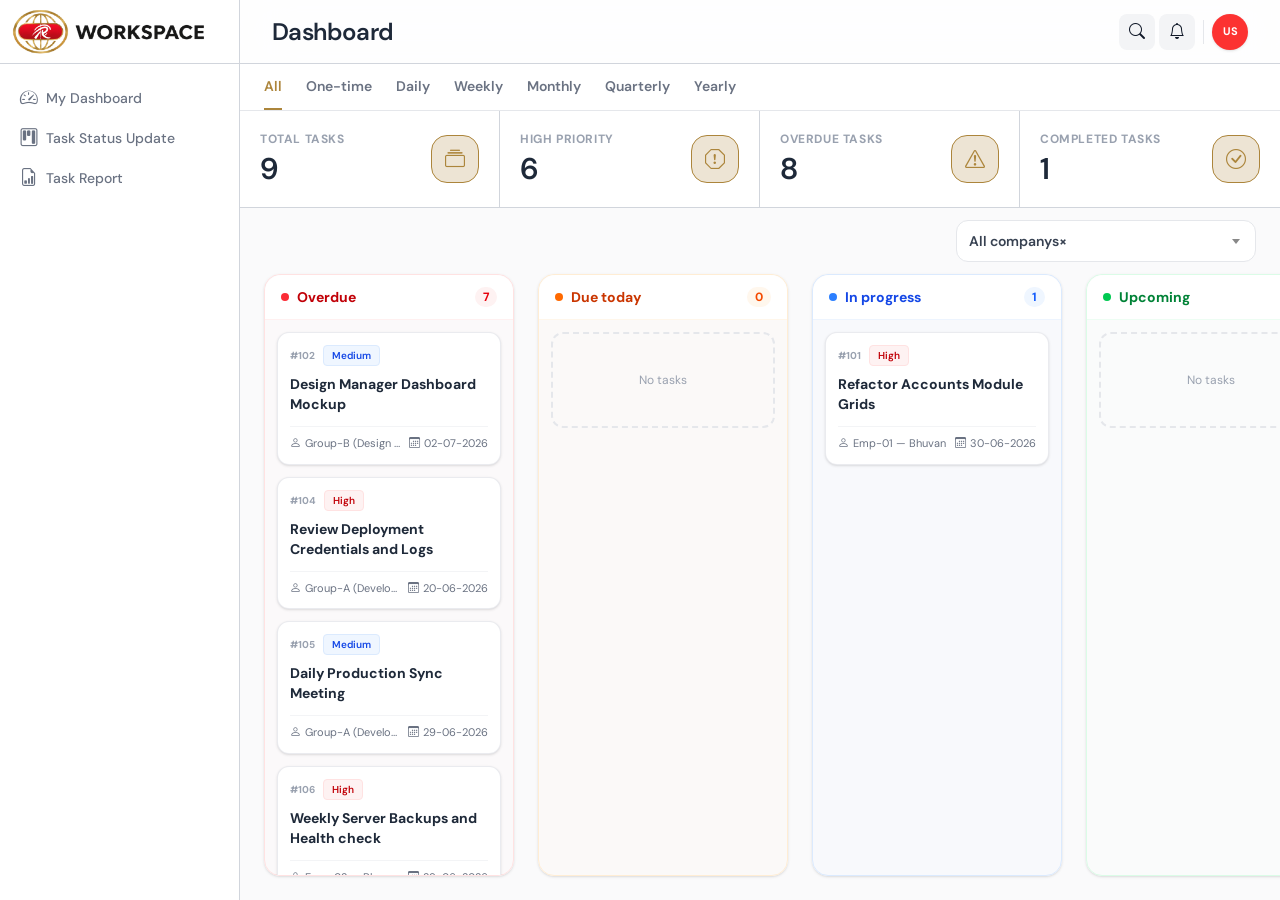
<file: Modules/Tasks/TaskStatusView.html>
<!DOCTYPE html>
<html lang="en">

<head>
    <meta charset="UTF-8">
    <meta name="viewport" content="width=device-width, initial-scale=1.0, viewport-fit=cover">
    <link rel="icon" href="../../Config/assets/images/favicon.ico" type="image/x-icon" sizes="any">
    <title>Task Status View</title>

    <!-- ───────────────────────────────────────────────────────────────── -->
    <!-- DEPENDENCIES -->
    <!-- ───────────────────────────────────────────────────────────────── -->
    <script src="../../Config/cdn/tailwindcss_3_4_17.js"></script>
    <link rel="stylesheet" href="https://cdn.jsdelivr.net/npm/bootstrap-icons@1.13.1/font/bootstrap-icons.min.css">

    <link rel="preconnect" href="https://fonts.googleapis.com">
    <link rel="preconnect" href="https://fonts.gstatic.com" crossorigin>
    <link
        href="https://fonts.googleapis.com/css2?family=DM+Sans:ital,opsz,wght@0,9..40,100..1000;1,9..40,100..1000&display=swap"
        rel="stylesheet">

    <link rel="stylesheet" href="../../Config/style/global.css">

    <script src="../../Config/cdn/gsap.min.js"></script>
    <script src="../../UI_Components/widgets/loading-overlay.js"></script>
    <script src="../../Config/cdn/jquery-3.7.1.min.js"></script>

    <!-- ───────────────────────────────────────────────────────────────── -->
    <!-- UI COMPONENTS -->
    <!-- ───────────────────────────────────────────────────────────────── -->
    <script src="../../UI_Components/layout/navigation.js"></script>
    <script src="../../UI_Components/widgets/kpi-manager.js"></script>
    <script src="../../Config/cdn/ag-grid-community.min.js"></script>
    <link href="../../Config/cdn/select2.min.css" rel="stylesheet" />
    <script src="../../Config/cdn/select2.full.min.js"></script>
    <script src="../../UI_Components/widgets/ui-button.js"></script>
    <script src="../../UI_Components/modals/popup-modal.js"></script>
    <script src="../../UI_Components/modals/components/select2-field.js"></script>
</head>

<body class="w-screen app-shell-container overflow-hidden">

    <div class="h-full w-full flex relative">
        <!-- Sidebar Navigation -->
        <div id="sidebar-container" class="h-full flex-shrink-0"></div>

        <div class="flex-1 flex flex-col h-full overflow-hidden pb-14 sm:pb-0">
            <!-- Top Header Navigation -->
            <div id="top-nav-container"></div>

            <!-- Content Area -->
            <main id="main-canvas" class="relative flex-1 bg-gray-50/40 overflow-y-auto flex flex-col">

                <!-- Tabs Row -->
                <div class="px-6 bg-white border-b border-gray-200">
                    <div class="flex gap-6 overflow-x-auto no-scrollbar" id="frequency-tabs" role="tablist">
                        <button type="button" data-freq-tab="all"
                            class="py-3 text-sm font-semibold border-b-2 border-secondary-500 text-secondary-500 transition-all duration-200 focus:outline-none whitespace-nowrap flex-shrink-0">All</button>
                        <button type="button" data-freq-tab="particular"
                            class="py-3 text-sm font-semibold border-b-2 border-transparent text-gray-500 hover:text-gray-800 transition-all duration-200 focus:outline-none whitespace-nowrap flex-shrink-0">One-time</button>
                        <button type="button" data-freq-tab="daily"
                            class="py-3 text-sm font-semibold border-b-2 border-transparent text-gray-500 hover:text-gray-800 transition-all duration-200 focus:outline-none whitespace-nowrap flex-shrink-0">Daily</button>
                        <button type="button" data-freq-tab="weekly"
                            class="py-3 text-sm font-semibold border-b-2 border-transparent text-gray-500 hover:text-gray-800 transition-all duration-200 focus:outline-none whitespace-nowrap flex-shrink-0">Weekly</button>
                        <button type="button" data-freq-tab="monthly"
                            class="py-3 text-sm font-semibold border-b-2 border-transparent text-gray-500 hover:text-gray-800 transition-all duration-200 focus:outline-none whitespace-nowrap flex-shrink-0">Monthly</button>
                        <button type="button" data-freq-tab="quarterly"
                            class="py-3 text-sm font-semibold border-b-2 border-transparent text-gray-500 hover:text-gray-800 transition-all duration-200 focus:outline-none whitespace-nowrap flex-shrink-0">Quarterly</button>
                        <button type="button" data-freq-tab="yearly"
                            class="py-3 text-sm font-semibold border-b-2 border-transparent text-gray-500 hover:text-gray-800 transition-all duration-200 focus:outline-none whitespace-nowrap flex-shrink-0">Yearly</button>
                    </div>
                </div>

                <!-- KPI Statistics -->
                <premium-kpi-manager id="kpiManager"></premium-kpi-manager>

                <!-- Filters & Controls Below KPI -->
                <div class="px-6 pt-3 flex items-center justify-end">
                    <!-- Company Filter -->
                    <div id="company-filter-container" class="flex items-center w-[300px]">
                        <select id="company-filter" class="w-full" data-premium-input></select>
                    </div>
                </div>

                <!-- Kanban Columns View -->
                <div id="board-view" class="flex-1 min-h-0 overflow-x-auto px-6 pb-6 pt-3">
                    <div class="flex h-full min-h-[350px] gap-6 select-none">

                        <!-- Overdue Column -->
                        <div
                            class="flex-1 min-w-[250px] max-w-[300px] bg-red-50/20 rounded-2xl flex flex-col border border-red-100 shadow-sm">
                            <div
                                class="px-4 py-3 border-b border-red-100/50 flex items-center justify-between bg-white rounded-t-2xl">
                                <div class="flex items-center gap-2">
                                    <span class="w-2 h-2 rounded-full bg-red-500"></span>
                                    <h3 class="text-sm font-bold text-red-700">Overdue</h3>
                                </div>
                                <span class="px-2 py-0.5 text-xs font-bold bg-red-50 text-red-600 rounded-full"
                                    id="count-overdue">0</span>
                            </div>
                            <div class="flex-1 min-h-0 overflow-y-auto p-3 space-y-3 drop-zone" data-column="Overdue">
                            </div>
                        </div>

                        <!-- Due today Column -->
                        <div
                            class="flex-1 min-w-[250px] max-w-[300px] bg-orange-50/20 rounded-2xl flex flex-col border border-orange-100 shadow-sm">
                            <div
                                class="px-4 py-3 border-b border-orange-100/50 flex items-center justify-between bg-white rounded-t-2xl">
                                <div class="flex items-center gap-2">
                                    <span class="w-2 h-2 rounded-full bg-orange-500"></span>
                                    <h3 class="text-sm font-bold text-orange-700">Due today</h3>
                                </div>
                                <span class="px-2 py-0.5 text-xs font-bold bg-orange-50 text-orange-600 rounded-full"
                                    id="count-due-today">0</span>
                            </div>
                            <div class="flex-1 min-h-0 overflow-y-auto p-3 space-y-3 drop-zone" data-column="Due today">
                            </div>
                        </div>

                        <!-- In progress Column -->
                        <div
                            class="flex-1 min-w-[250px] max-w-[300px] bg-blue-50/20 rounded-2xl flex flex-col border border-blue-100 shadow-sm">
                            <div
                                class="px-4 py-3 border-b border-blue-100/50 flex items-center justify-between bg-white rounded-t-2xl">
                                <div class="flex items-center gap-2">
                                    <span class="w-2 h-2 rounded-full bg-blue-500"></span>
                                    <h3 class="text-sm font-bold text-blue-700">In progress</h3>
                                </div>
                                <span class="px-2 py-0.5 text-xs font-bold bg-blue-50 text-blue-600 rounded-full"
                                    id="count-in-progress">0</span>
                            </div>
                            <div class="flex-1 min-h-0 overflow-y-auto p-3 space-y-3 drop-zone"
                                data-column="In progress"></div>
                        </div>

                        <!-- Upcoming Column -->
                        <div
                            class="flex-1 min-w-[250px] max-w-[300px] bg-green-50/10 rounded-2xl flex flex-col border border-green-100 shadow-sm">
                            <div
                                class="px-4 py-3 border-b border-green-100/50 flex items-center justify-between bg-white rounded-t-2xl">
                                <div class="flex items-center gap-2">
                                    <span class="w-2 h-2 rounded-full bg-green-500"></span>
                                    <h3 class="text-sm font-bold text-green-700">Upcoming</h3>
                                </div>
                                <span class="px-2 py-0.5 text-xs font-bold bg-green-50 text-green-600 rounded-full"
                                    id="count-upcoming">0</span>
                            </div>
                            <div class="flex-1 min-h-0 overflow-y-auto p-3 space-y-3 drop-zone" data-column="Upcoming">
                            </div>
                        </div>

                    </div>
                </div>

                <!-- Task Detail Popup Modal -->
                <premium-popup-modal id="task-detail-modal" data-width="600px" data-max-width="95%" data-height="auto"></premium-popup-modal>
            </main>
        </div>
    </div>

    <!-- Mobile Bottom Navigation -->
    <div id="bottom-nav-container"></div>

    <!-- ───────────────────────────────────────────────────────────────── -->
    <!-- PAGE SCRIPTS -->
    <!-- ───────────────────────────────────────────────────────────────── -->
    <script>
        var selectedFreqTab = 'all';
        var selectedCompany = 'all';

        function formatDateDisplay(ymd) {
            var s = $.trim(String(ymd || '')).slice(0, 10);
            if (!s) return '—';
            var p = s.split('-');
            if (p.length !== 3) return s;
            return p[2] + '-' + p[1] + '-' + p[0];
        }

        // Same mockTaskList as NewTask.html to showcase status data correctly
        var mockTaskList = [
            {
                mTransNo: 101,
                taskName: 'Refactor Accounts Module Grids',
                companyId: 'C01',
                companyLabel: 'Google DeepMind',
                assignmentType: 'individual',
                assigneeId: '1',
                assignmentLabel: 'Emp-01 — Bhuvan',
                priority: 'High',
                status: 'In Progress',
                dueDate: '2026-06-30',
                dueTime: '18:00',
                description: 'Refactor Accounts reports to implement horizontal column scrolling with minWidths.'
            },
            {
                mTransNo: 102,
                taskName: 'Design Manager Dashboard Mockup',
                companyId: 'C02',
                companyLabel: 'Alphabet Inc.',
                assignmentType: 'group',
                assigneeId: '11',
                assignmentLabel: 'Group-B (Design Team)',
                priority: 'Medium',
                status: 'Open',
                dueDate: '2026-07-02',
                dueTime: '15:30',
                description: 'Create responsive mockups for the new Premium Manager Dashboard using GSAP animations.'
            },
            {
                mTransNo: 103,
                taskName: 'Write Unit Tests for Voucher Registers',
                companyId: 'C03',
                companyLabel: 'Anthropic PBC',
                assignmentType: 'individual',
                assigneeId: '3',
                assignmentLabel: 'Emp-03 — Ganesh',
                priority: 'Low',
                status: 'Completed',
                dueDate: '2026-06-25',
                dueTime: '12:00',
                description: 'Add tests for standard calculations in Payment, Contra, Receipt, and Journal Registers.'
            },
            {
                mTransNo: 104,
                companyId: 'C01',
                companyLabel: 'Google DeepMind',
                taskName: 'Review Deployment Credentials and Logs',
                assignmentType: 'group',
                assigneeId: '10',
                assignmentLabel: 'Group-A (Development Team)',
                priority: 'High',
                status: 'Open',
                dueDate: '2026-06-20',
                dueTime: '09:00',
                description: 'Check staging pipeline and verify database connectivity log records.'
            },
            {
                mTransNo: 105,
                companyId: 'C01',
                companyLabel: 'Google DeepMind',
                taskName: 'Daily Production Sync Meeting',
                assignmentType: 'group',
                assigneeId: '10',
                assignmentLabel: 'Group-A (Development Team)',
                priority: 'Medium',
                status: 'Open',
                frequency: 'daily',
                startDate: '2026-06-29',
                endDate: '2026-12-31',
                repDueTime: '10:00',
                dueDate: '2026-06-29',
                dueTime: '10:00',
                description: 'Brief daily stand-up meeting with team members to discuss tasks progress.'
            },
            {
                mTransNo: 106,
                companyId: 'C02',
                companyLabel: 'Alphabet Inc.',
                taskName: 'Weekly Server Backups and Health check',
                assignmentType: 'individual',
                assigneeId: '2',
                assignmentLabel: 'Emp-02 — Bhavya',
                priority: 'High',
                status: 'Open',
                frequency: 'weekly',
                startDate: '2026-06-29',
                endDate: '2026-12-31',
                repDueTime: '11:00',
                weeklyDays: ['Monday', 'Friday'],
                dueDate: '2026-06-29',
                dueTime: '11:00',
                description: 'Run automated server backup scripts and check disk space and error logs.'
            },
            {
                mTransNo: 107,
                companyId: 'C03',
                companyLabel: 'Anthropic PBC',
                taskName: 'Monthly Financial Reconciliation',
                assignmentType: 'individual',
                assigneeId: '1',
                assignmentLabel: 'Emp-01 — Bhuvan',
                priority: 'High',
                status: 'Open',
                frequency: 'monthly',
                startDate: '2026-06-29',
                endDate: '2026-12-31',
                repDueTime: '12:00',
                monthlyDay: '5',
                dueDate: '2026-06-29',
                dueTime: '12:00',
                description: 'Review and balance ledger registers, invoices, and expense sheets.'
            },
            {
                mTransNo: 108,
                companyId: 'C04',
                companyLabel: 'OpenAI Corp',
                taskName: 'Quarterly Board Presentation Report',
                assignmentType: 'group',
                assigneeId: '11',
                assignmentLabel: 'Group-B (Design Team)',
                priority: 'High',
                status: 'Open',
                frequency: 'quarterly',
                startDate: '2026-06-29',
                endDate: '2026-12-31',
                repDueTime: '14:00',
                quarterlyMonth: '1',
                quarterlyDay: '10',
                dueDate: '2026-06-29',
                dueTime: '14:00',
                description: 'Prepare visual presentation decks and reports for board sync.'
            },
            {
                mTransNo: 109,
                companyId: 'C01',
                companyLabel: 'Google DeepMind',
                taskName: 'Yearly Infrastructure Security Audit',
                assignmentType: 'individual',
                assigneeId: '3',
                assignmentLabel: 'Emp-03 — Ganesh',
                priority: 'High',
                status: 'Open',
                frequency: 'yearly',
                startDate: '2026-06-29',
                endDate: '2026-12-31',
                repDueTime: '16:00',
                yearlyMonth: '0',
                yearlyDay: '15',
                dueDate: '2026-06-29',
                dueTime: '16:00',
                description: 'Verify server certificates, firewall policies, and run security audits.'
            }
        ];

        window.updateDashboardKPIs = function () {
            var kpi = document.getElementById('kpiManager');
            if (!kpi) return;

            var total = mockTaskList.length;
            var high = mockTaskList.filter(t => t.priority === 'High').length;
            var completed = mockTaskList.filter(t => t.status === 'Completed').length;

            var todayStr = new Date().toISOString().split('T')[0];
            var overdue = mockTaskList.filter(t => t.status !== 'Completed' && t.dueDate < todayStr).length;

            if (typeof kpi.setCards === 'function') {
                kpi.setCards([
                    { id: 'total_tasks', label: 'Total Tasks', value: String(total), icon: 'bi-collection' },
                    { id: 'high_priority', label: 'High Priority', value: String(high), icon: 'bi-exclamation-octagon' },
                    { id: 'overdue_tasks', label: 'Overdue Tasks', value: String(overdue), icon: 'bi-exclamation-triangle' },
                    { id: 'completed_tasks', label: 'Completed Tasks', value: String(completed), icon: 'bi-check-circle' }
                ]);
            } else {
                setTimeout(window.updateDashboardKPIs, 100);
            }
        };

        window.loadTasksIntoGrid = function () {
            var filteredData = mockTaskList;

            // 1. Filter by Frequency tab
            if (selectedFreqTab !== 'all') {
                filteredData = filteredData.filter(t => (t.frequency || 'particular') === selectedFreqTab);
            }

            // 2. Filter by Company
            if (selectedCompany !== 'all') {
                filteredData = filteredData.filter(t => t.companyId === selectedCompany);
            }

            window.updateDashboardKPIs();
            window.renderBoard(filteredData);
        };

        window.renderBoard = function (filteredData) {
            var todayStr = new Date().toISOString().split('T')[0];

            var columns = ['Overdue', 'Due today', 'In progress', 'Upcoming'];
            columns.forEach(col => {
                var zone = document.querySelector('[data-column="' + col + '"]');
                var badgeId = 'count-' + col.toLowerCase().replace(/\s+/g, '-');
                var badge = document.getElementById(badgeId);
                if (!zone) return;

                var tasks = filteredData.filter(t => {
                    if (t.status === 'Completed') return false;

                    if (col === 'In progress') {
                        return t.status === 'In Progress';
                    }

                    if (t.status === 'In Progress') return false; // Exclude from date-based columns

                    if (!t.dueDate) return false;

                    if (col === 'Overdue') {
                        return t.dueDate < todayStr;
                    } else if (col === 'Due today') {
                        return t.dueDate === todayStr;
                    } else if (col === 'Upcoming') {
                        return t.dueDate > todayStr;
                    }
                    return false;
                });

                if (badge) badge.innerText = tasks.length;

                if (tasks.length === 0) {
                    zone.innerHTML = '<div class="h-24 border-2 border-dashed border-gray-200 rounded-xl flex items-center justify-center text-gray-400 text-xs">No tasks</div>';
                    return;
                }

                zone.innerHTML = tasks.map(t => {
                    var priorityBadge = '';
                    if (t.priority === 'High') {
                        priorityBadge = '<span class="px-2 py-0.5 rounded text-[10px] font-semibold bg-red-50 text-red-700 border border-red-100">High</span>';
                    } else if (t.priority === 'Medium') {
                        priorityBadge = '<span class="px-2 py-0.5 rounded text-[10px] font-semibold bg-blue-50 text-blue-700 border border-blue-100">Medium</span>';
                    } else {
                        priorityBadge = '<span class="px-2 py-0.5 rounded text-[10px] font-semibold bg-gray-50 text-gray-700 border border-gray-100">Low</span>';
                    }

                    return [
                        '<div class="bg-white border border-gray-200/80 rounded-xl p-3 shadow-sm relative hover:border-secondary-200 transition-all duration-200 cursor-pointer" onclick="window.openTaskDetail(', t.mTransNo, ')">',
                        '  <div class="flex items-center justify-between">',
                        '    <div class="flex items-center gap-2">',
                        '      <span class="text-[10px] font-bold text-gray-400">#', t.mTransNo, '</span>',
                        priorityBadge,
                        '    </div>',
                        '  </div>',
                        '  <h4 class="mt-2 text-sm font-bold text-gray-800 line-clamp-2">', t.taskName, '</h4>',
                        '  <div class="mt-3 pt-2 border-t border-gray-100 flex items-center justify-between text-[11px] text-gray-500">',
                        '    <span class="truncate pr-2"><i class="bi bi-person mr-1"></i>', (t.assignmentLabel || t.assignee || 'Unassigned'), '</span>',
                        '    <span class="flex-shrink-0"><i class="bi bi-calendar3 mr-1"></i>', formatDateDisplay(t.dueDate), '</span>',
                        '  </div>',
                        '</div>'
                    ].join('');
                }).join('');
            });
        };

        function loadCompanyDropdown() {
            var $sel = $('#company-filter');
            $sel.empty().append('<option value="all">All companys</option>');

            var companies = {};
            mockTaskList.forEach(function (t) {
                if (t.companyId && t.companyLabel) {
                    companies[t.companyId] = t.companyLabel;
                }
            });

            $.each(companies, function (id, label) {
                $sel.append('<option value="' + id + '">' + label + '</option>');
            });

            if (!$sel.hasClass('select2-hidden-accessible')) {
                PremiumSelect2.init($sel[0], {
                    minimumResultsForSearch: 0,
                    placeholder: 'All companys',
                    width: '100%'
                });
            }

            $sel.on('change', function () {
                selectedCompany = $(this).val();
                window.loadTasksIntoGrid();
            });
        }

        function renderComponents() {
            NavigationManager.init(undefined, { useMainNavRail: false });
            loadCompanyDropdown();
            window.loadTasksIntoGrid();
        }

        window.openTaskDetail = function(mTransNo) {
            var task = mockTaskList.find(t => t.mTransNo === mTransNo);
            if (!task) return;
            
            var modal = document.getElementById('task-detail-modal');
            if (modal && typeof modal.open === 'function') {
                var content = `
                    <div class="space-y-4 text-sm text-gray-700 p-2">
                        <div class="flex items-center gap-3 mb-2">
                            <span class="text-xs font-bold px-2 py-0.5 rounded bg-gray-100 text-gray-600 border border-gray-200">#${task.mTransNo}</span>
                            <span class="text-xs font-bold px-2 py-0.5 rounded ${task.priority === 'High' ? 'bg-red-50 text-red-700 border border-red-100' : task.priority === 'Medium' ? 'bg-blue-50 text-blue-700 border border-blue-100' : 'bg-gray-50 text-gray-700 border border-gray-100'}">${task.priority} Priority</span>
                        </div>
                        <p class="text-gray-600 bg-gray-50 p-3 rounded-lg border border-gray-100">${task.description || 'No description provided.'}</p>
                        
                        <div class="grid grid-cols-2 gap-4 pt-4 border-t border-gray-100">
                            <div>
                                <span class="block text-xs font-semibold text-gray-400 mb-1">Status</span>
                                <span class="font-medium">${task.status}</span>
                            </div>
                            <div>
                                <span class="block text-xs font-semibold text-gray-400 mb-1">Company</span>
                                <span class="font-medium">${task.companyLabel || 'N/A'}</span>
                            </div>
                            <div>
                                <span class="block text-xs font-semibold text-gray-400 mb-1">Assigned To</span>
                                <span class="font-medium">${task.assignmentLabel || task.assignee || 'Unassigned'}</span>
                            </div>
                            <div>
                                <span class="block text-xs font-semibold text-gray-400 mb-1">Due Date</span>
                                <span class="font-medium text-secondary-600">${formatDateDisplay(task.dueDate)} ${task.dueTime || ''}</span>
                            </div>
                        </div>
                    </div>
                `;
                
                modal.open({
                    mode: 'view',
                    title: task.taskName,
                    subtitle: 'Detailed Task Information',
                    bodyHtml: content,
                    footer: false
                });
            }
        };

        function bindEvents() {
            // Handle frequency filter tabs click
            $(document).on('click', '[data-freq-tab]', function () {
                var tab = $(this).attr('data-freq-tab');
                selectedFreqTab = tab;

                $('[data-freq-tab]').removeClass('border-secondary-500 text-secondary-500')
                    .addClass('border-transparent text-gray-500 hover:text-gray-800');

                $(this).removeClass('border-transparent text-gray-500 hover:text-gray-800')
                    .addClass('border-secondary-500 text-secondary-500');

                window.loadTasksIntoGrid();
            });
        }

        $(document).ready(function () {
            renderComponents();
            bindEvents();
        });
    </script>
</body>

</html>
</file>
<file: Config/style/global.css>
:root {
    /* Single point of theme control */
    --primary-color: #FC3231;
    --primary-color-600: #FC3231;
    --primary-color-800: #FC3231;
    --primary-color-rgb: 252, 50, 49;
    --primary-50: rgba(var(--primary-color-rgb), 0.12);
    --primary-100: rgba(var(--primary-color-rgb), 0.22);

    --secondary-color: #AC853B;
    --secondary-color-rgb: 172, 133, 59;
    --secondary-50: rgba(var(--secondary-color-rgb), 0.12);
    --secondary-100: rgba(var(--secondary-color-rgb), 0.22);
}

body {
    margin: 0;
    padding: 0;
    font-family: 'DM Sans', sans-serif;
    background: #f9fafb;
}

.no-scrollbar::-webkit-scrollbar {
    display: none;
}

.no-scrollbar {
    -ms-overflow-style: none;
    scrollbar-width: none;
}

/* Shared Select2 theme */
.select2-container--default .select2-selection--single {
    height: 42px !important;
    border: 1px solid #e5e7eb !important;
    border-radius: 12px !important;
    display: flex !important;
    align-items: center !important;
    font-size: 14px !important;
    font-weight: 600 !important;
    background-color: #fff !important;
}

.select2-container--default .select2-selection--single .select2-selection__rendered {
    color: #374151 !important;
    line-height: 40px !important;
    padding-left: 12px !important;
}

.select2-container--default .select2-selection--single .select2-selection__arrow {
    height: 40px !important;
    right: 10px !important;
}

.select2-dropdown {
    border: 1px solid #f1f5f9 !important;
    border-radius: 12px !important;
    overflow: hidden !important;
    z-index: 9999 !important;
}

/* Select2 inside premium popup modal (overlay z-[60]) */
[data-modal-overlay] .select2-container {
    z-index: 70 !important;
}

[data-modal-overlay] .select2-container--open {
    z-index: 71 !important;
}

[data-modal-overlay] .select2-dropdown {
    z-index: 72 !important;
}

/* Modal open/API loading overlay — above Select2 (70–72) inside the same overlay */
[data-modal-overlay] [data-modal-loading] {
    z-index: 100 !important;
}

/* Map utility classes to global secondary color */
.text-secondary-500 {
    color: var(--secondary-color) !important;
}

.border-secondary-500 {
    border-color: var(--secondary-color) !important;
}

.bg-secondary-500 {
    background-color: var(--secondary-color) !important;
}

.bg-secondary-50 {
    background-color: var(--secondary-50) !important;
}

.bg-secondary-100 {
    background-color: var(--secondary-100) !important;
}

.hover\:text-secondary-500:hover {
    color: var(--secondary-color) !important;
}

.hover\:bg-secondary-500:hover {
    background-color: var(--secondary-color) !important;
}

/* Map hardcoded amber utility classes to global primary color */
.text-primary-500 {
    color: var(--primary-color) !important;
}

.text-primary-600 {
    color: var(--primary-color-600) !important;
}

.text-primary-800 {
    color: var(--primary-color-800) !important;
}

.bg-primary {
    background-color: var(--primary-color) !important;
}

.bg-primary-50 {
    background-color: var(--primary-50) !important;
}

.bg-primary-50\/50 {
    background-color: rgba(var(--primary-color-rgb), 0.12) !important;
}

.bg-primary-100 {
    background-color: var(--primary-100) !important;
}

.bg-primary-500 {
    background-color: var(--primary-color) !important;
}

.bg-primary-600 {
    background-color: var(--primary-color-600) !important;
}

.border-primary-100 {
    border-color: var(--primary-100) !important;
}

.border-primary-100\/50 {
    border-color: rgba(var(--primary-color-rgb), 0.22) !important;
}

.border-primary-500 {
    border-color: var(--primary-color) !important;
}

.hover\:text-primary-500:hover {
    color: var(--primary-color) !important;
}

.hover\:text-primary-600:hover {
    color: var(--primary-color-600) !important;
}

.hover\:text-white:hover {
    color: #ffffff !important;
}

.group:hover .group-hover\:text-primary-500 {
    color: var(--primary-color) !important;
}

.hover\:bg-primary-500:hover {
    background-color: var(--primary-color) !important;
}

.hover\:bg-primary-600:hover {
    background-color: var(--primary-color-600) !important;
}

.hover\:bg-primary-50:hover {
    background-color: var(--primary-50) !important;
}

.hover\:border-primary-500\/50:hover {
    border-color: rgba(var(--primary-color-rgb), 0.5) !important;
}

.focus\:border-primary-500\/50:focus {
    border-color: rgba(var(--primary-color-rgb), 0.5) !important;
}

.focus\:ring-primary-500\/5:focus {
    --tw-ring-color: rgba(var(--primary-color-rgb), 0.05) !important;
}

.hover\:ring-primary-500\/10:hover {
    --tw-ring-color: rgba(var(--primary-color-rgb), 0.1) !important;
}

.hover\:ring-primary-500\/20:hover {
    --tw-ring-color: rgba(var(--primary-color-rgb), 0.2) !important;
}

.peer:focus~.peer-focus\:ring-primary-500\/10 {
    --tw-ring-color: rgba(var(--primary-color-rgb), 0.1) !important;
}

.hover\:shadow-primary-500\/20:hover {
    --tw-shadow-color: rgba(var(--primary-color-rgb), 0.2) !important;
    --tw-shadow: var(--tw-shadow-colored) !important;
}

.group:focus-within .group-focus-within\:text-primary-500 {
    color: var(--primary-color) !important;
}

.group:focus-within .group-focus-within\:text-primary-600 {
    color: var(--primary-color-600) !important;
}

.accent-primary-500 {
    accent-color: var(--primary-color) !important;
}

.peer:checked~.peer-checked\:bg-primary-500 {
    background-color: var(--primary-color) !important;
}

/* Backward compatibility for existing amber classes */
.text-amber-500 {
    color: var(--primary-color) !important;
}

.text-amber-600 {
    color: var(--primary-color-600) !important;
}

.text-amber-800 {
    color: var(--primary-color-800) !important;
}

.bg-amber-50 {
    background-color: var(--primary-50) !important;
}

.bg-amber-50\/50 {
    background-color: rgba(var(--primary-color-rgb), 0.12) !important;
}

.bg-amber-100 {
    background-color: var(--primary-100) !important;
}

.bg-amber-500 {
    background-color: var(--primary-color) !important;
}

.bg-amber-600 {
    background-color: var(--primary-color-600) !important;
}

.border-amber-100 {
    border-color: var(--primary-100) !important;
}

.border-amber-100\/50 {
    border-color: rgba(var(--primary-color-rgb), 0.22) !important;
}

.border-amber-500 {
    border-color: var(--primary-color) !important;
}

.hover\:text-amber-500:hover {
    color: var(--primary-color) !important;
}

.hover\:text-amber-600:hover {
    color: var(--primary-color-600) !important;
}

.group:hover .group-hover\:text-amber-500 {
    color: var(--primary-color) !important;
}

.hover\:bg-amber-500:hover {
    background-color: var(--primary-color) !important;
}

.hover\:bg-amber-600:hover {
    background-color: var(--primary-color-600) !important;
}

.hover\:bg-amber-50:hover {
    background-color: var(--primary-50) !important;
}

.hover\:border-amber-500\/50:hover {
    border-color: rgba(var(--primary-color-rgb), 0.5) !important;
}

.focus\:border-amber-500\/50:focus {
    border-color: rgba(var(--primary-color-rgb), 0.5) !important;
}

.focus\:ring-amber-500\/5:focus {
    --tw-ring-color: rgba(var(--primary-color-rgb), 0.05) !important;
}

.hover\:ring-amber-500\/10:hover {
    --tw-ring-color: rgba(var(--primary-color-rgb), 0.1) !important;
}

.hover\:ring-amber-500\/20:hover {
    --tw-ring-color: rgba(var(--primary-color-rgb), 0.2) !important;
}

.peer:focus~.peer-focus\:ring-amber-500\/10 {
    --tw-ring-color: rgba(var(--primary-color-rgb), 0.1) !important;
}

.hover\:shadow-amber-500\/20:hover {
    --tw-shadow-color: rgba(var(--primary-color-rgb), 0.2) !important;
    --tw-shadow: var(--tw-shadow-colored) !important;
}

.group:focus-within .group-focus-within\:text-amber-500 {
    color: var(--primary-color) !important;
}

.group:focus-within .group-focus-within\:text-amber-600 {
    color: var(--primary-color-600) !important;
}

.accent-amber-500 {
    accent-color: var(--primary-color) !important;
}

.peer:checked~.peer-checked\:bg-amber-500 {
    background-color: var(--primary-color) !important;
}

/* NewDesign/Task/NewTask.html — task + resent modals: full-width on small screens (moved from page inline style). */
@media (max-width: 639px) {

    #task-modal [data-modal-overlay],
    #resent-task-modal [data-modal-overlay] {
        padding: 1rem 0.75rem !important;
    }

    #task-modal [data-modal-box],
    #resent-task-modal [data-modal-box] {
        width: 100% !important;
        max-width: 100% !important;
    }
}

/* Custom slim scrollbar for containers */
.slim-scrollbar::-webkit-scrollbar {
    width: 6px;
    height: 6px;
}

.slim-scrollbar::-webkit-scrollbar-track {
    background: transparent;
}

.slim-scrollbar::-webkit-scrollbar-thumb {
    background-color: rgba(156, 163, 175, 0.5);
    /* gray-400 with opacity */
    border-radius: 10px;
}

.slim-scrollbar::-webkit-scrollbar-button {
    display: none;
    /* Hide arrows */
}

/* ───────────────────────────────────────────────────────────────── */
/* MOBILE VIEWPORT & SAFE AREA HELPERS */
/* ───────────────────────────────────────────────────────────────── */

/* Fallback variable definition */
:root {
    --vh: 1vh;
}

/* Full-height container for scrolling content (e.g. Auth/Login/PasswordChange) */
.full-height-container {
    min-height: 100vh;
    min-height: calc(var(--vh, 1vh) * 100);
    min-height: 100dvh;

    padding-top: env(safe-area-inset-top, 0px);
    /* padding-bottom: max(16px, env(safe-area-inset-bottom)); */
}

/* App shell wrapper that locks height to fill the screen and prevents clipping */
body.app-shell-container {
    height: 100vh !important;
    height: calc(var(--vh, 1vh) * 100) !important;
    height: 100dvh !important;
    min-height: 100vh !important;
    min-height: calc(var(--vh, 1vh) * 100) !important;
    min-height: 100dvh !important;
}

/* Ensure top nav padding and height adjusts for safe areas/notches */
header {
    padding-top: env(safe-area-inset-top, 0px) !important;
    height: calc(4rem + env(safe-area-inset-top, 0px)) !important;
}

/* Ensure bottom nav shifts up to respect safe areas */
#bottom-nav {
    margin-bottom: env(safe-area-inset-bottom, 0px) !important;
}
</file>
